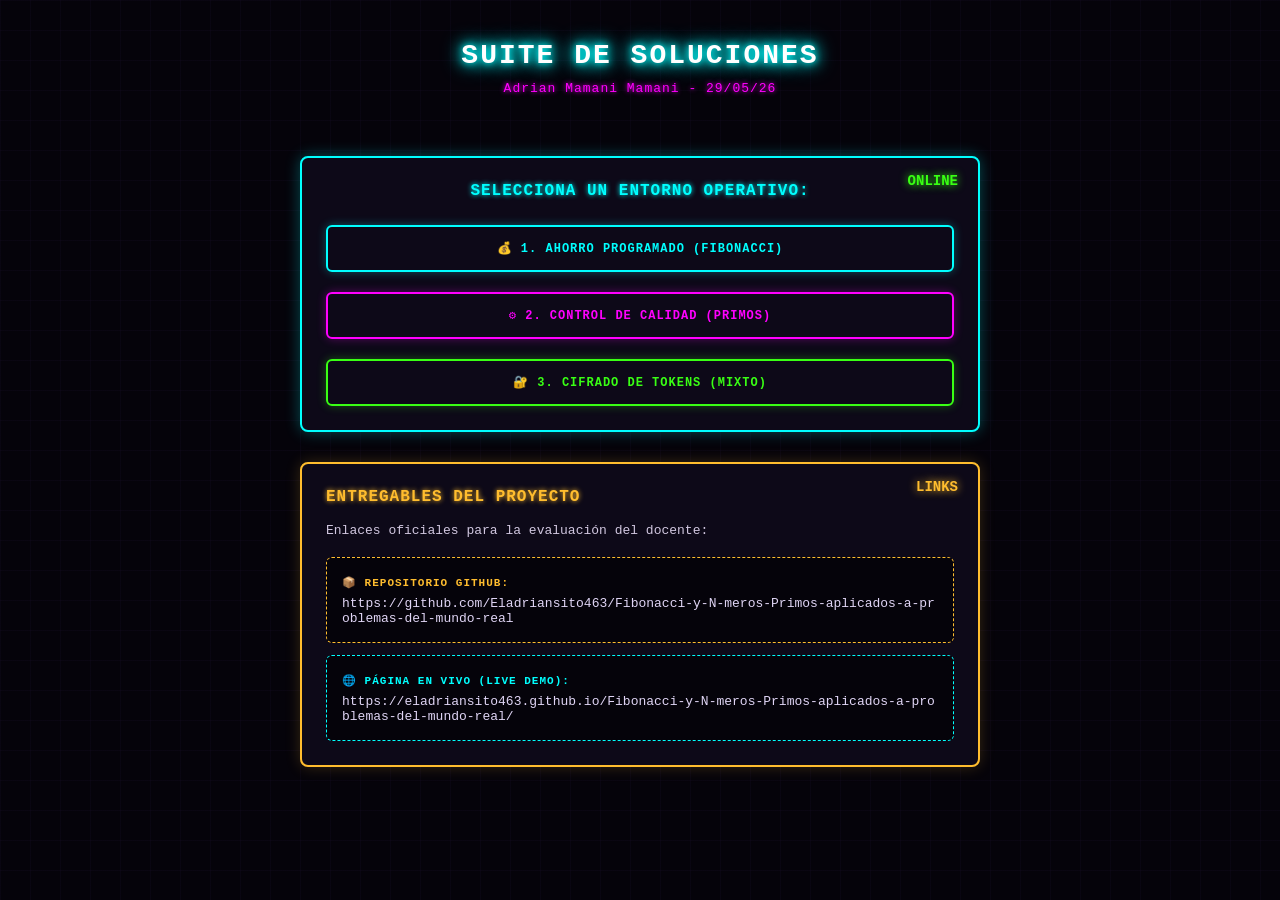
<file: index.html>
<!DOCTYPE html>
<html lang="es">
<head>
    <meta charset="UTF-8">
    <meta name="viewport" content="width=device-width, initial-scale=1.0">
    <title>Menú Principal - Suite Neón</title>
    <link rel="stylesheet" href="css/estilos.css">
</head>
<body>
    <main class="container">
        <header class="header-proyecto">
            <h1>Suite de Soluciones</h1>
            <p class="meta-info-sub">Adrian Mamani Mamani - 29/05/26</p>
        </header>

        <section class="panel-tecnologico" style="text-align: center; border-color: #00ffff; box-shadow: 0 0 15px rgba(0, 255, 255, 0.3);">
            <span class="panel-numero">ONLINE</span>
            <h2 style="margin-bottom: 25px;">Selecciona un Entorno Operativo:</h2>
            
            <a href="ahorro.html" class="btn-ejecutar" style="display: block; margin-bottom: 20px; text-decoration: none;">💰 1. Ahorro Programado (Fibonacci)</a>
            <a href="calidad.html" class="btn-ejecutar" style="display: block; margin-bottom: 20px; text-decoration: none; color: #ff00ff; border-color: #ff00ff; box-shadow: 0 0 10px rgba(255, 0, 255, 0.3);">⚙️ 2. Control de Calidad (Primos)</a>
            <a href="token.html" class="btn-ejecutar" style="display: block; text-decoration: none; color: #39ff14; border-color: #39ff14; box-shadow: 0 0 10px rgba(57, 255, 20, 0.3);">🔐 3. Cifrado de Tokens (Mixto)</a>
        </section>

        <section class="panel-tecnologico" style="border-color: #ffbd2e; box-shadow: 0 0 15px rgba(255, 189, 46, 0.2);">
            <span class="panel-numero" style="color: #ffbd2e; text-shadow: 0 0 8px #ffbd2e;">LINKS</span>
            <h2 style="color: #ffbd2e; text-shadow: 0 0 5px #ffbd2e;">Entregables del Proyecto</h2>
            <p style="margin-bottom: 15px; font-size: 13px;">Enlaces oficiales para la evaluación del docente:</p>
            
            <div style="display: flex; flex-direction: column; gap: 12px;">
                <div style="background-color: #05030a; border: 1px dashed #ffbd2e; padding: 15px; border-radius: 6px;">
                    <strong style="color: #ffbd2e; font-size: 11px; letter-spacing: 1px;">📦 REPOSITORIO GITHUB:</strong><br>
                    <a href="Github" target="_blank" style="color: #e0d5f5; text-decoration: none; font-size: 13px; word-break: break-all; margin-top: 5px; display: inline-block;">https://github.com/Eladriansito463/Fibonacci-y-N-meros-Primos-aplicados-a-problemas-del-mundo-real</a>
                </div>
                
                <div style="background-color: #05030a; border: 1px dashed #00ffff; padding: 15px; border-radius: 6px;">
                    <strong style="color: #00ffff; font-size: 11px; letter-spacing: 1px;">🌐 PÁGINA EN VIVO (LIVE DEMO):</strong><br>
                    <a href="Pagina" target="_blank" style="color: #e0d5f5; text-decoration: none; font-size: 13px; word-break: break-all; margin-top: 5px; display: inline-block;">https://eladriansito463.github.io/Fibonacci-y-N-meros-Primos-aplicados-a-problemas-del-mundo-real/</a>
                </div>
            </div>
        </section>
    </main>
</body>
</html>
</file>
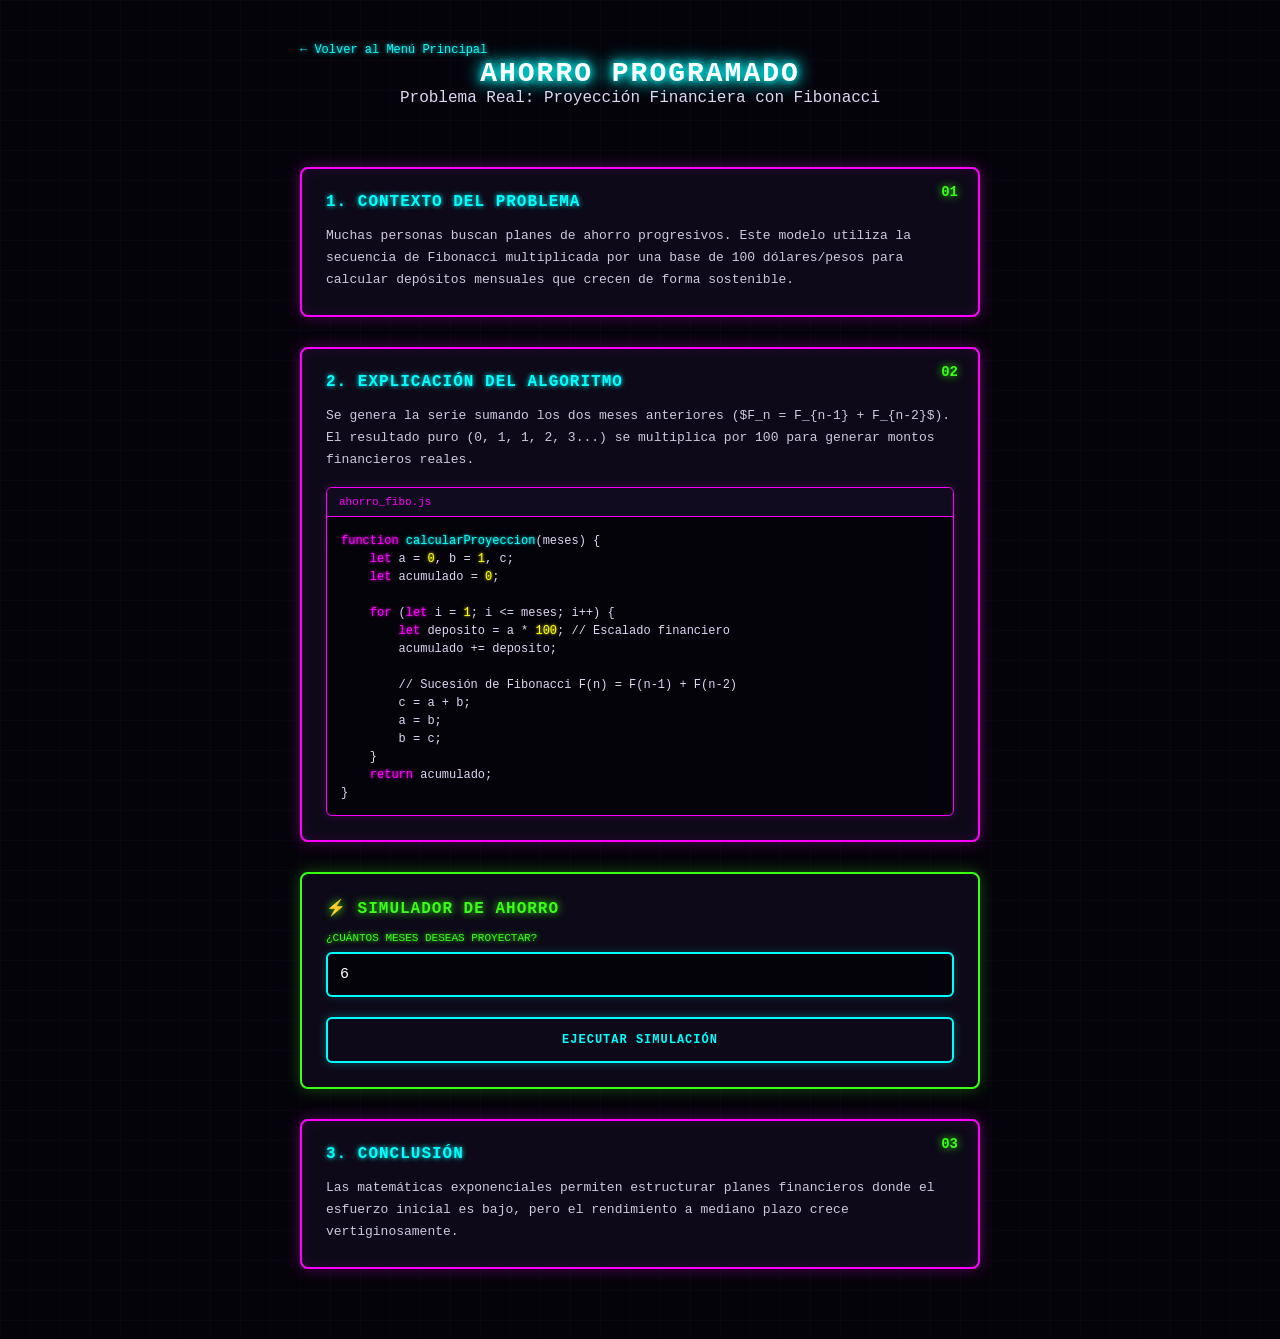
<file: ahorro.html>
<!DOCTYPE html>
<html lang="es">
<head>
    <meta charset="UTF-8">
    <meta name="viewport" content="width=device-width, initial-scale=1.0">
    <title>Ahorro Fibonacci</title>
    <link rel="stylesheet" href="css/estilos.css">
</head>
<body>
    <main class="container">
        <a href="index.html" class="meta-info">← Volver al Menú Principal</a>
        
        <header class="header-proyecto">
            <h1>Ahorro Programado</h1>
            <p class="meta-info">Problema Real: Proyección Financiera con Fibonacci</p>
        </header>

        <section class="panel-tecnologico">
            <span class="panel-numero">01</span>
            <h2>1. Contexto del Problema</h2>
            <p>Muchas personas buscan planes de ahorro progresivos. Este modelo utiliza la secuencia de Fibonacci multiplicada por una base de 100 dólares/pesos para calcular depósitos mensuales que crecen de forma sostenible.</p>
        </section>

        <section class="panel-tecnologico">
            <span class="panel-numero">02</span>
            <h2>2. Explicación del Algoritmo</h2>
            <p>Se genera la serie sumando los dos meses anteriores ($F_n = F_{n-1} + F_{n-2}$). El resultado puro (0, 1, 1, 2, 3...) se multiplica por 100 para generar montos financieros reales.</p>
            
            <div class="contenedor-codigo">
                <div class="barra-terminal"><span class="titulo-archivo">ahorro_fibo.js</span></div>
                <pre><code><span class="keyword">function</span> <span class="function">calcularProyeccion</span>(meses) {
    <span class="keyword">let</span> a = <span class="number">0</span>, b = <span class="number">1</span>, c;
    <span class="keyword">let</span> acumulado = <span class="number">0</span>;
    
    <span class="keyword">for</span> (<span class="keyword">let</span> i = <span class="number">1</span>; i &lt;= meses; i++) {
        <span class="keyword">let</span> deposito = a * <span class="number">100</span>; <span class="comment">// Escalado financiero</span>
        acumulado += deposito;
        
        <span class="comment">// Sucesión de Fibonacci F(n) = F(n-1) + F(n-2)</span>
        c = a + b;
        a = b;
        b = c;
    }
    <span class="keyword">return</span> acumulado;
}</code></pre>
            </div>
        </section>

        <section class="panel-tecnologico simulador-seccion">
            <h2>⚡ Simulador de Ahorro</h2>
            <form id="form-ahorro" onsubmit="event.preventDefault(); calcularAhorro();">
                <div class="input-group">
                    <label>¿CUÁNTOS MESES DESEAS PROYECTAR?</label>
                    <input type="number" id="meses_ahorrar" value="6" min="1" required>
                </div>
                <button type="submit" class="btn-ejecutar">EJECUTAR SIMULACIÓN</button>
            </form>
            <div id="resultado-container" class="resultado-box hidden">
                <div id="resultado-secuencia" class="salida-datos"></div>
            </div>
        </section>

        <section class="panel-tecnologico">
            <span class="panel-numero">03</span>
            <h2>3. Conclusión</h2>
            <p>Las matemáticas exponenciales permiten estructurar planes financieros donde el esfuerzo inicial es bajo, pero el rendimiento a mediano plazo crece vertiginosamente.</p>
        </section>
    </main>
    <script src="js/script.js"></script>
</body>
</html>
</file>
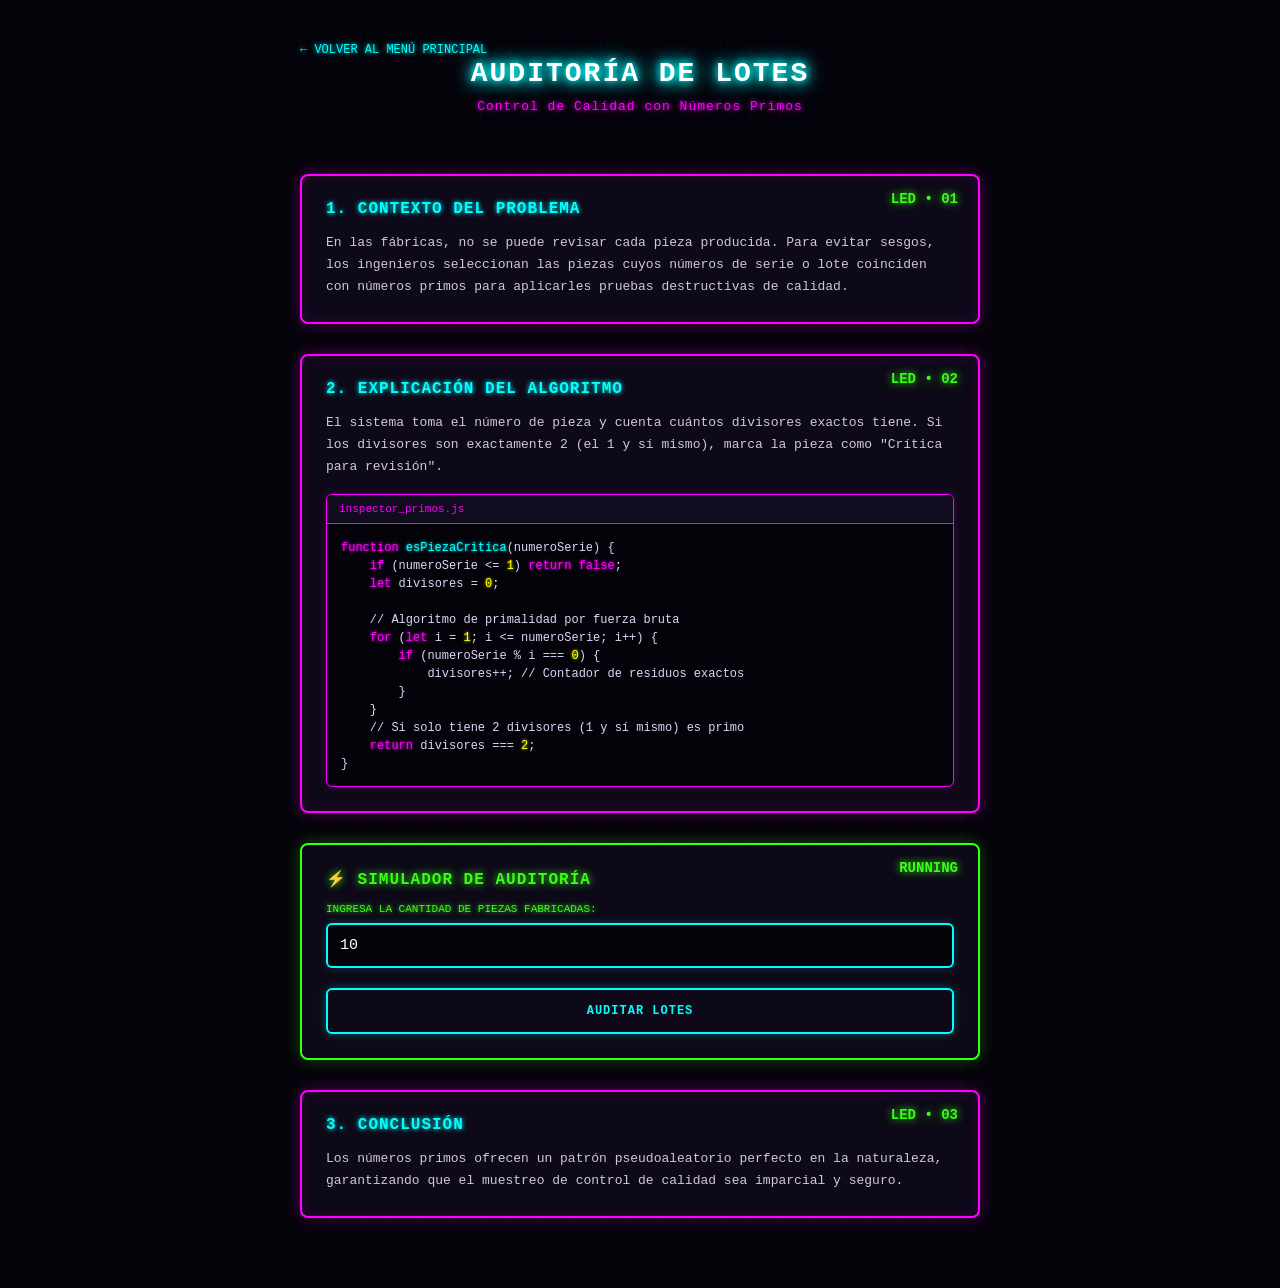
<file: calidad.html>
<!DOCTYPE html>
<html lang="es">
<head>
    <meta charset="UTF-8">
    <meta name="viewport" content="width=device-width, initial-scale=1.0">
    <title>Control de Primos</title>
    <link rel="stylesheet" href="css/estilos.css">
</head>
<body>
    <main class="container">
        <a href="index.html" class="meta-info">← VOLVER AL MENÚ PRINCIPAL</a>
        
        <header class="header-proyecto">
            <h1>Auditoría de Lotes</h1>
            <p class="meta-info-sub">Control de Calidad con Números Primos</p>
        </header>

        <section class="panel-tecnologico">
            <span class="panel-numero">LED • 01</span>
            <h2>1. Contexto del Problema</h2>
            <p>En las fábricas, no se puede revisar cada pieza producida. Para evitar sesgos, los ingenieros seleccionan las piezas cuyos números de serie o lote coinciden con números primos para aplicarles pruebas destructivas de calidad.</p>
        </section>

        <section class="panel-tecnologico">
            <span class="panel-numero">LED • 02</span>
            <h2>2. Explicación del Algoritmo</h2>
            <p>El sistema toma el número de pieza y cuenta cuántos divisores exactos tiene. Si los divisores son exactamente 2 (el 1 y sí mismo), marca la pieza como "Crítica para revisión".</p>
            
            <div class="contenedor-codigo">
                <div class="barra-terminal"><span class="titulo-archivo">inspector_primos.js</span></div>
                <pre><code><span class="keyword">function</span> <span class="function">esPiezaCritica</span>(numeroSerie) {
    <span class="keyword">if</span> (numeroSerie &lt;= <span class="number">1</span>) <span class="keyword">return</span> <span class="keyword">false</span>;
    <span class="keyword">let</span> divisores = <span class="number">0</span>;
    
    <span class="comment">// Algoritmo de primalidad por fuerza bruta</span>
    <span class="keyword">for</span> (<span class="keyword">let</span> i = <span class="number">1</span>; i &lt;= numeroSerie; i++) {
        <span class="keyword">if</span> (numeroSerie % i === <span class="number">0</span>) {
            divisores++; <span class="comment">// Contador de residuos exactos</span>
        }
    }
    <span class="comment">// Si solo tiene 2 divisores (1 y sí mismo) es primo</span>
    <span class="keyword">return</span> divisores === <span class="number">2</span>;
}</code></pre>
            </div>
        </section>

        <section class="panel-tecnologico simulador-seccion">
            <span class="panel-numero">RUNNING</span>
            <h2>⚡ Simulador de Auditoría</h2>
            <form onsubmit="event.preventDefault(); verificarLotes();">
                <div class="input-group">
                    <label>INGRESA LA CANTIDAD DE PIEZAS FABRICADAS:</label>
                    <input type="number" id="total_piezas" value="10" min="1" required>
                </div>
                <button type="submit" class="btn-ejecutar">AUDITAR LOTES</button>
            </form>
            <div id="resultado-container2" class="resultado-box hidden">
                <div class="consola-header">OUTPUT TERMINAL //</div>
                <div id="resultado-secuencia2" class="salida-datos"></div>
            </div>
        </section>

        <section class="panel-tecnologico">
            <span class="panel-numero">LED • 03</span>
            <h2>3. Conclusión</h2>
            <p>Los números primos ofrecen un patrón pseudoaleatorio perfecto en la naturaleza, garantizando que el muestreo de control de calidad sea imparcial y seguro.</p>
        </section>
    </main>
    <script src="js/script.js"></script>
</body>
</html>
</file>
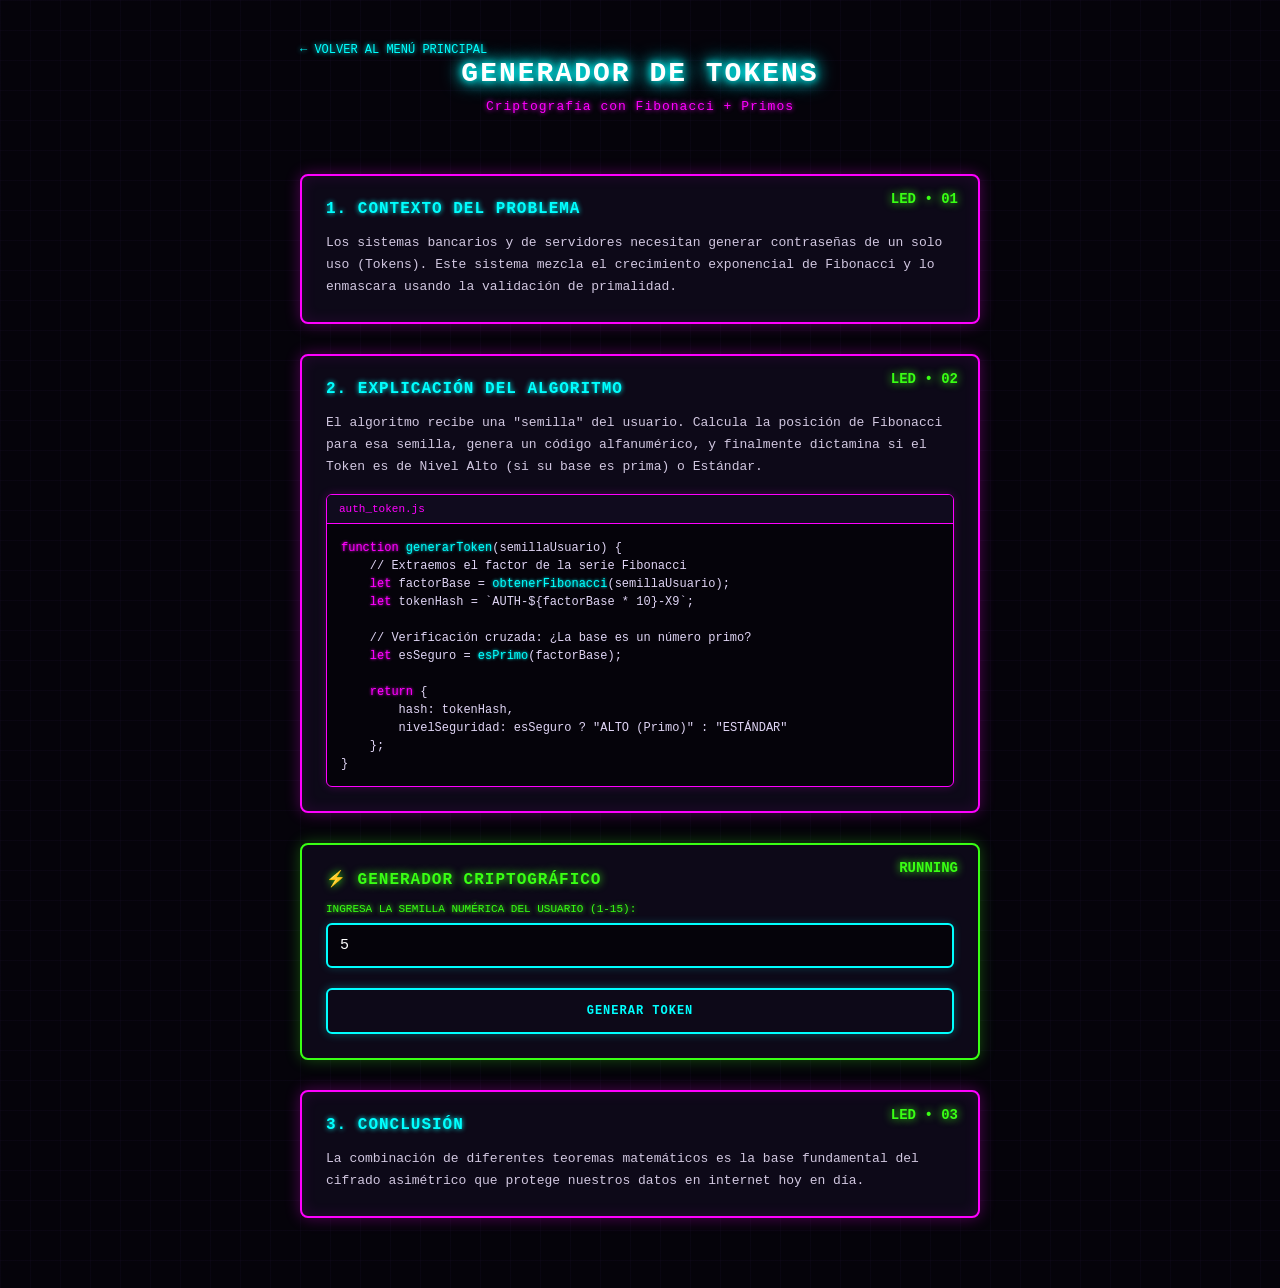
<file: token.html>
<!DOCTYPE html>
<html lang="es">
<head>
    <meta charset="UTF-8">
    <meta name="viewport" content="width=device-width, initial-scale=1.0">
    <title>Token Mixto</title>
    <link rel="stylesheet" href="css/estilos.css">
</head>
<body>
    <main class="container">
        <a href="index.html" class="meta-info">← VOLVER AL MENÚ PRINCIPAL</a>
        
        <header class="header-proyecto">
            <h1>Generador de Tokens</h1>
            <p class="meta-info-sub">Criptografía con Fibonacci + Primos</p>
        </header>

        <section class="panel-tecnologico">
            <span class="panel-numero">LED • 01</span>
            <h2>1. Contexto del Problema</h2>
            <p>Los sistemas bancarios y de servidores necesitan generar contraseñas de un solo uso (Tokens). Este sistema mezcla el crecimiento exponencial de Fibonacci y lo enmascara usando la validación de primalidad.</p>
        </section>

        <section class="panel-tecnologico">
            <span class="panel-numero">LED • 02</span>
            <h2>2. Explicación del Algoritmo</h2>
            <p>El algoritmo recibe una "semilla" del usuario. Calcula la posición de Fibonacci para esa semilla, genera un código alfanumérico, y finalmente dictamina si el Token es de Nivel Alto (si su base es prima) o Estándar.</p>
            
            <div class="contenedor-codigo">
                <div class="barra-terminal"><span class="titulo-archivo">auth_token.js</span></div>
                <pre><code><span class="keyword">function</span> <span class="function">generarToken</span>(semillaUsuario) {
    <span class="comment">// Extraemos el factor de la serie Fibonacci</span>
    <span class="keyword">let</span> factorBase = <span class="function">obtenerFibonacci</span>(semillaUsuario);
    <span class="keyword">let</span> tokenHash = <span class="string">`AUTH-${factorBase * 10}-X9`</span>;
    
    <span class="comment">// Verificación cruzada: ¿La base es un número primo?</span>
    <span class="keyword">let</span> esSeguro = <span class="function">esPrimo</span>(factorBase);
    
    <span class="keyword">return</span> {
        hash: tokenHash,
        nivelSeguridad: esSeguro ? <span class="string">"ALTO (Primo)"</span> : <span class="string">"ESTÁNDAR"</span>
    };
}</code></pre>
            </div>
        </section>

        <section class="panel-tecnologico simulador-seccion">
            <span class="panel-numero">RUNNING</span>
            <h2>⚡ Generador Criptográfico</h2>
            <form onsubmit="event.preventDefault(); generarTokenMixto();">
                <div class="input-group">
                    <label>INGRESA LA SEMILLA NUMÉRICA DEL USUARIO (1-15):</label>
                    <input type="number" id="semilla_token" value="5" min="1" max="15" required>
                </div>
                <button type="submit" class="btn-ejecutar">GENERAR TOKEN</button>
            </form>
            <div id="resultado-container3" class="resultado-box hidden">
                <div class="consola-header">OUTPUT TERMINAL //</div>
                <div id="resultado-secuencia3" class="salida-datos"></div>
            </div>
        </section>

        <section class="panel-tecnologico">
            <span class="panel-numero">LED • 03</span>
            <h2>3. Conclusión</h2>
            <p>La combinación de diferentes teoremas matemáticos es la base fundamental del cifrado asimétrico que protege nuestros datos en internet hoy en día.</p>
        </section>
    </main>
    <script src="js/script.js"></script>
</body>
</html>
</file>
<file: css/estilos.css>
/* ==========================================================================
   ESTILO ULTRA NEÓN CYBERPUNK - ENTORNO FLUO
   ========================================================================== */

* {
    box-sizing: border-box;
    margin: 0;
    padding: 0;
    font-family: 'Courier New', Courier, monospace;
}

/* Fondo oscuro espacial con rejilla de neón violeta */
body {
    background-color: #05030a;
    color: #e0d5f5;
    display: flex;
    justify-content: center;
    align-items: flex-start;
    min-height: 100vh;
    padding: 40px 20px;
    background-image: 
        linear-gradient(rgba(139, 92, 246, 0.03) 1px, transparent 1px),
        linear-gradient(90deg, rgba(139, 92, 246, 0.03) 1px, transparent 1px);
    background-size: 30px 30px;
}

.container {
    max-width: 680px;
    width: 100%;
}

/* Enlace de regreso con brillo cian */
a.meta-info {
    color: #00ffff;
    text-decoration: none;
    font-size: 12px;
    text-shadow: 0 0 5px #00ffff;
    transition: 0.3s;
}
a.meta-info:hover {
    text-shadow: 0 0 12px #00ffff, 0 0 20px #00ffff;
    letter-spacing: 1px;
}

/* Encabezados con Brillo de Tubo de Neón */
.header-proyecto {
    text-align: center;
    margin-bottom: 40px;
    padding-bottom: 20px;
}

.header-proyecto h1 {
    color: #ffffff;
    font-size: 28px;
    text-transform: uppercase;
    letter-spacing: 2px;
    /* Efecto luces cian */
    text-shadow: 0 0 7px #00ffff, 0 0 15px #00ffff, 0 0 21px #00ffff;
}

.meta-info-sub {
    color: #ff00ff;
    font-size: 13px;
    margin-top: 10px;
    letter-spacing: 1px;
    text-shadow: 0 0 5px #ff00ff;
}

/* Paneles del Problema con Bordes de Neón Magenta */
.panel-tecnologico {
    background-color: #0d0918;
    border: 2px solid #ff00ff;
    padding: 24px;
    margin-bottom: 30px;
    position: relative;
    border-radius: 8px;
    /* Doble brillo exterior e interior */
    box-shadow: 0 0 15px rgba(255, 0, 255, 0.3), inset 0 0 15px rgba(255, 0, 255, 0.1);
}

.panel-tecnologico h2 {
    color: #00ffff;
    font-size: 16px;
    text-transform: uppercase;
    margin-bottom: 14px;
    letter-spacing: 1px;
    text-shadow: 0 0 5px #00ffff;
}

.panel-tecnologico p {
    font-size: 13px;
    line-height: 1.7;
    color: #d1c7e0;
}

/* "Lucesitas" indicadoras (Efecto LED parpadeante) */
.panel-numero {
    position: absolute;
    top: 15px;
    right: 20px;
    font-size: 14px;
    font-weight: bold;
    color: #39ff14;
    text-shadow: 0 0 8px #39ff14;
    animation: parpadeoLED 2s infinite alternate;
}

/* Formulario e Inputs de Neón */
.input-group label {
    display: block;
    font-size: 11px;
    color: #39ff14;
    margin-bottom: 8px;
    text-shadow: 0 0 5px #39ff14;
}

.input-group input {
    width: 100%;
    background-color: #05030a;
    border: 2px solid #00ffff;
    padding: 12px;
    color: #ffffff;
    font-size: 15px;
    border-radius: 6px;
    margin-bottom: 20px;
    box-shadow: 0 0 8px rgba(0, 255, 255, 0.2);
    transition: 0.3s;
}

.input-group input:focus {
    outline: none;
    border-color: #39ff14;
    box-shadow: 0 0 15px #39ff14;
}

/* Botones Eléctricos Fluo */
.btn-ejecutar {
    background-color: transparent;
    color: #00ffff;
    border: 2px solid #00ffff;
    padding: 14px 24px;
    font-size: 12px;
    font-weight: bold;
    letter-spacing: 1px;
    cursor: pointer;
    border-radius: 6px;
    width: 100%;
    text-transform: uppercase;
    box-shadow: 0 0 10px rgba(0, 255, 255, 0.3);
    transition: all 0.3s;
}

.btn-ejecutar:hover {
    background-color: #00ffff;
    color: #05030a;
    box-shadow: 0 0 20px #00ffff, 0 0 40px #00ffff;
}

/* Sección Simulador con Alerta Eléctrica Verde */
.simulador-seccion {
    border: 2px solid #39ff14 !important;
    box-shadow: 0 0 15px rgba(57, 255, 20, 0.3) !important;
}

.simulador-seccion h2 {
    color: #39ff14 !important;
    text-shadow: 0 0 8px #39ff14 !important;
}

/* Consola de Resultados */
.resultado-box {
    margin-top: 20px;
    background-color: #05030a;
    border: 1px solid #39ff14;
    border-radius: 6px;
    overflow: hidden;
    box-shadow: inset 0 0 10px rgba(57, 255, 20, 0.2);
}

.consola-header {
    background-color: #100b1e;
    padding: 8px 14px;
    font-size: 10px;
    color: #39ff14;
    border-bottom: 1px solid #39ff14;
    text-shadow: 0 0 3px #39ff14;
}

.salida-datos {
    padding: 16px;
    max-height: 250px;
    overflow-y: auto;
    font-size: 13px;
    line-height: 1.8;
}

/* Bloques de Código de Terminal */
.contenedor-codigo {
    background-color: #05030a;
    border: 1px solid #ff00ff;
    border-radius: 6px;
    overflow: hidden;
    margin-top: 15px;
    box-shadow: 0 0 10px rgba(255, 0, 255, 0.2);
}

.barra-terminal {
    background-color: #100b1e;
    padding: 8px 12px;
    border-bottom: 1px solid #ff00ff;
    font-size: 11px;
    color: #ff00ff;
}

pre { padding: 14px; overflow-x: auto; }
code { font-size: 12px; color: #e0d5f5; }

/* Resaltados de Sintaxis Eléctricos */
.keyword { color: #ff00ff; text-shadow: 0 0 3px #ff00ff; }
.function { color: #00ffff; text-shadow: 0 0 3px #00ffff; }
.number { color: #ffff00; text-shadow: 0 0 3px #ffff00; }

.hidden { display: none; }

/* Animación de Parpadeo de Lucesita LED */
@keyframes parpadeoLED {
    0% { opacity: 0.3; text-shadow: 0 0 2px #39ff14; }
    100% { opacity: 1; text-shadow: 0 0 12px #39ff14, 0 0 20px #39ff14; }
}

@media (max-width: 600px) {
    body { padding: 15px; }
}
</file>
